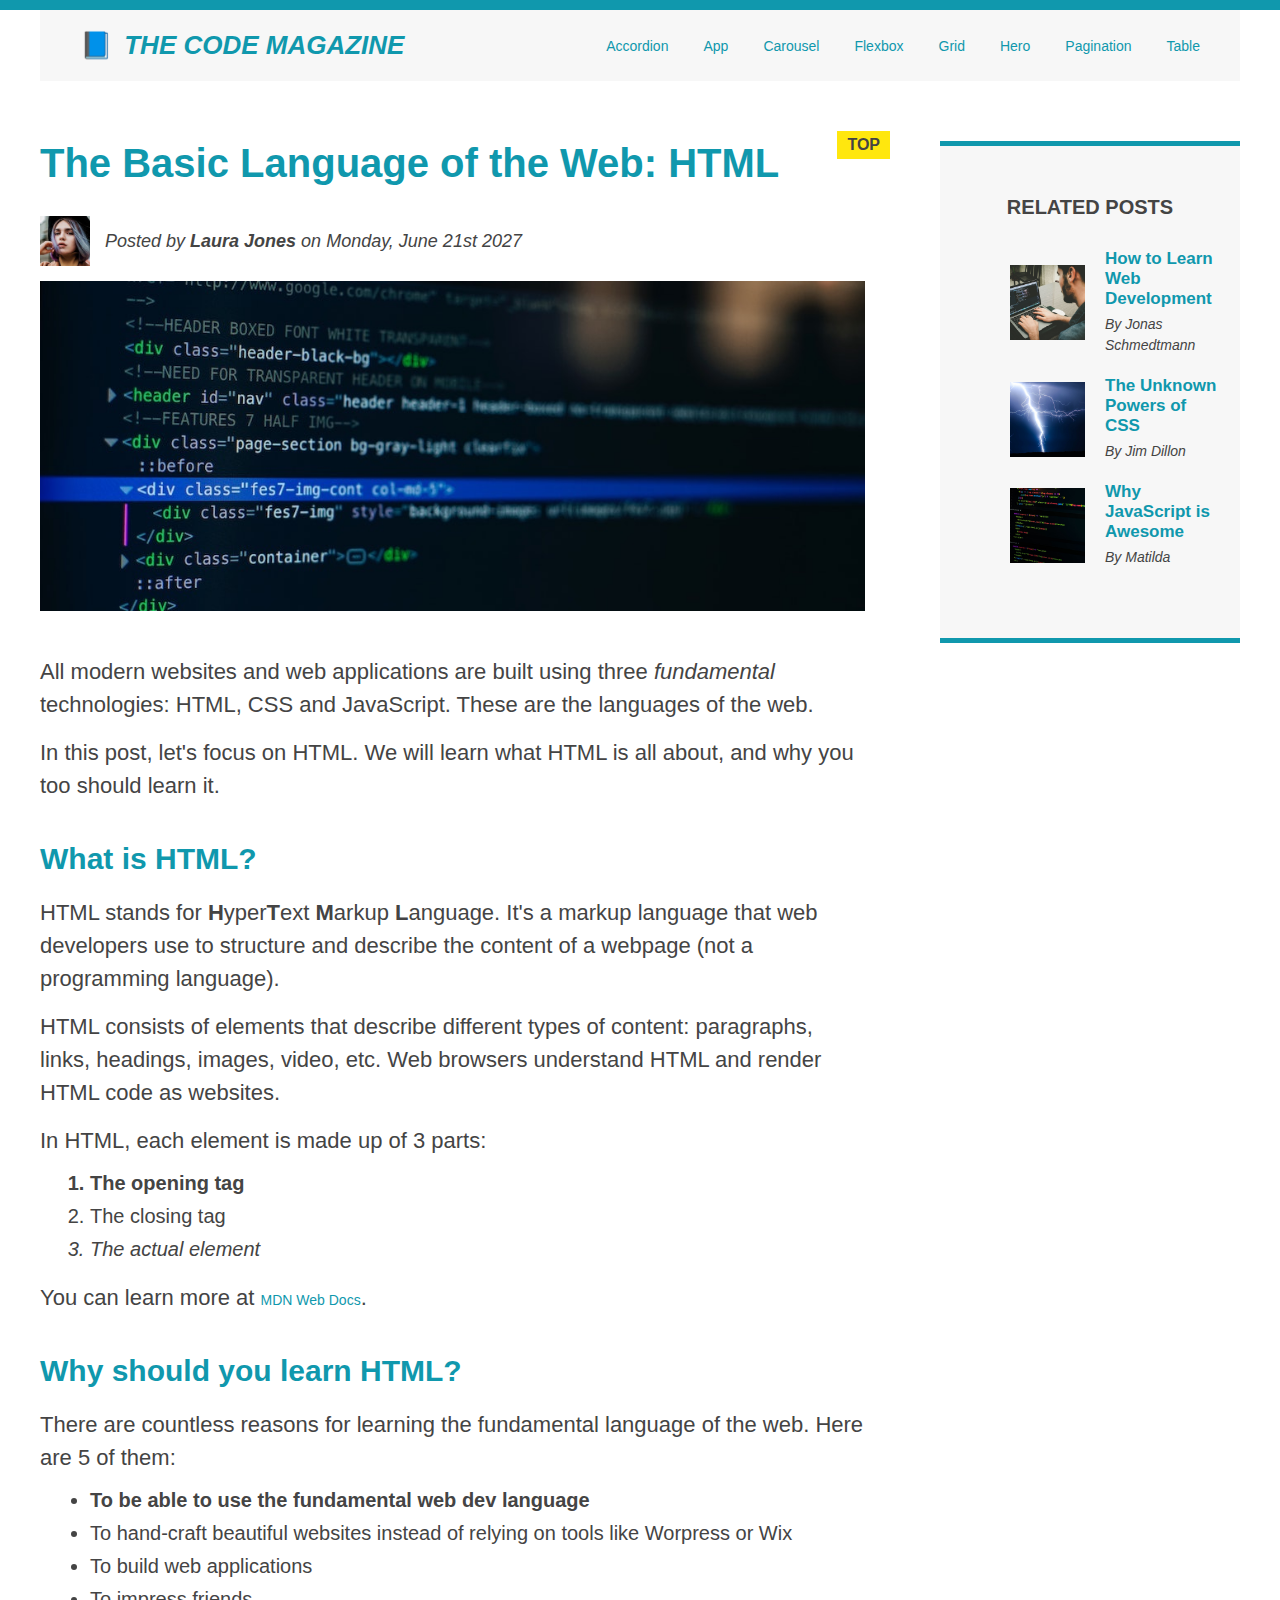
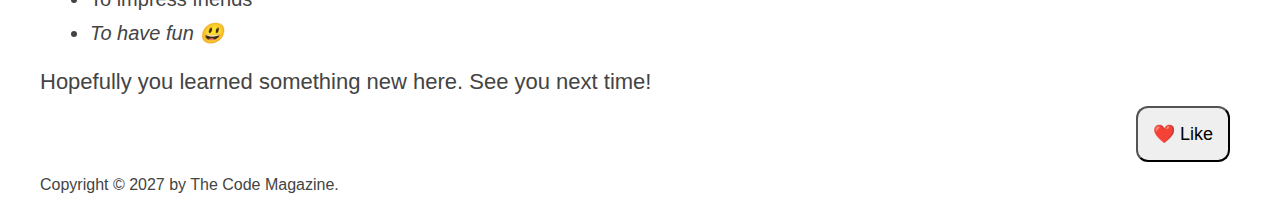
<file: index.html>
<!DOCTYPE html>
<html lang="en">
  <head>
    <meta charset="UTF-8" />
    <link href="styles.css" rel="stylesheet" />

    <title>The Basic Language of the Web: HTML</title>
  </head>

  <body>
    <!--
    <h1>The Basic Language of the Web: HTML</h1>
    <h2>The Basic Language of the Web: HTML</h2>
    <h3>The Basic Language of the Web: HTML</h3>
    <h4>The Basic Language of the Web: HTML</h4>
    <h5>The Basic Language of the Web: HTML</h5>
    <h6>The Basic Language of the Web: HTML</h6>
    -->

    <div class="container">
      <header class="main-header clearfix">
        <h1>📘 The Code Magazine</h1>

        <nav>
          <!-- <strong>This is the navigation</strong> -->
          <a href="accordion.html">Accordion</a>
          <a href="app-layout.html">App</a>
          <a href="carousel.html">Carousel</a>
          <a href="flexbox.html">Flexbox</a>
          <a href="grid.html">Grid</a>
          <a href="hero.html">Hero</a>
          <a href="pagination.html">Pagination</a>
          <a href="table.html">Table</a>
        </nav>
        <!-- <div class="clear"></div> -->
      </header>
      <!-- <div class="row"> -->
      <article>
        <header class="post-header">
          <h2>The Basic Language of the Web: HTML</h2>
          <div class="author-box">
            <img
              class="author-img"
              src="images/avatar/small.jpg"
              alt="Headshot of Laura Jones"
              height="50"
              width="50"
            />

            <p id="author" class="author">
              Posted by <strong>Laura Jones</strong> on Monday, June 21st 2027
            </p>
          </div>

          <img
            src="images/blog/text.jpg"
            alt="HTML code on a screen"
            width="500"
            height="200"
            class="post-img"
          />
          <button>❤️ Like</button>
        </header>

        <p>
          All modern websites and web applications are built using three
          <em>fundamental</em>
          technologies: HTML, CSS and JavaScript. These are the languages of the
          web.
        </p>

        <p>
          In this post, let's focus on HTML. We will learn what HTML is all
          about, and why you too should learn it.
        </p>

        <h3>What is HTML?</h3>
        <p>
          HTML stands for <strong>H</strong>yper<strong>T</strong>ext
          <strong>M</strong>arkup <strong>L</strong>anguage. It's a markup
          language that web developers use to structure and describe the content
          of a webpage (not a programming language).
        </p>
        <p>
          HTML consists of elements that describe different types of content:
          paragraphs, links, headings, images, video, etc. Web browsers
          understand HTML and render HTML code as websites.
        </p>
        <p>In HTML, each element is made up of 3 parts:</p>

        <ol>
          <li class="first-li">The opening tag</li>
          <li>The closing tag</li>
          <li>The actual element</li>
        </ol>

        <p>
          You can learn more at
          <a
            href="https://developer.mozilla.org/en-US/docs/Web/HTML"
            target="_blank"
            >MDN Web Docs</a
          >.
        </p>

        <h3>Why should you learn HTML?</h3>

        <p>
          There are countless reasons for learning the fundamental language of
          the web. Here are 5 of them:
        </p>

        <ul>
          <li class="first-li">
            To be able to use the fundamental web dev language
          </li>
          <li>
            To hand-craft beautiful websites instead of relying on tools like
            Worpress or Wix
          </li>
          <li>To build web applications</li>
          <li>To impress friends</li>
          <li>To have fun 😃</li>
        </ul>

        <p>Hopefully you learned something new here. See you next time!</p>
      </article>

      <aside>
        <h4>Related posts</h4>

        <ul class="related">
          <li class="related-post">
            <img
              src="images/posts/1.jpg"
              alt="Person programming"
              width="75"
              height="75"
            />
            <div>
              <a class="related-link" href="#">How to Learn Web Development</a>
              <p class="related-author">By Jonas Schmedtmann</p>
            </div>
          </li>
          <li class="related-post">
            <img
              src="images/posts/2.jpg"
              alt="Lightning"
              width="75"
              height="75"
            />
            <div>
              <a class="related-link" href="#">The Unknown Powers of CSS</a>
              <p class="related-author">By Jim Dillon</p>
            </div>
          </li>
          <li class="related-post">
            <img
              src="images/posts/3.jpg"
              alt="JavaScript code on a screen"
              width="75"
              height="75"
            />
            <div>
              <a class="related-link" href="#">Why JavaScript is Awesome</a>
              <p class="related-author">By Matilda</p>
            </div>
          </li>
        </ul>
      </aside>
      <!-- </div> -->

      <footer>
        <p id="copyright" class="copyright text">
          Copyright &copy; 2027 by The Code Magazine.
        </p>
      </footer>
    </div>
  </body>
</html>
</file>
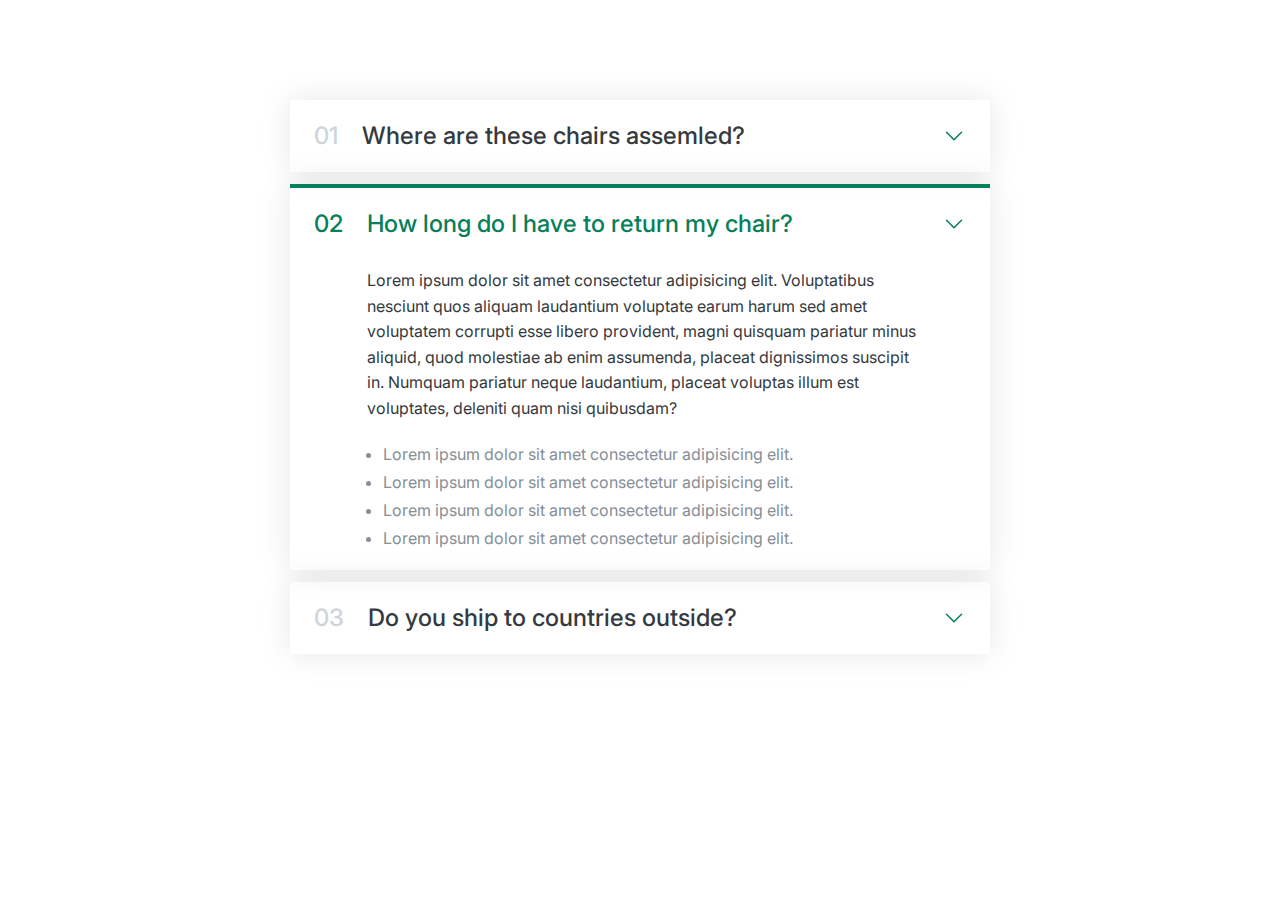
<file: accordion.html>
<!DOCTYPE html>
<html lang="en">
  <head>
    <meta charset="UTF-8" />
    <meta name="viewport" content="width=device-width, initial-scale=1.0" />
    <link rel="preconnect" href="https://fonts.gstatic.com" />
    <link
      href="https://fonts.googleapis.com/css2?family=Inter:wght@400;500;700&display=swap"
      rel="stylesheet"
    />
    <title>Accordion Component</title>
    <style>
      * {
        box-sizing: border-box;
        margin: 0;
        padding: 0;
      }

      body {
        color: #343a40;
        font-family: "Inter", sans-serif;
        line-height: 1;
      }

      .accordion {
        width: 700px;
        margin: 100px auto;
        display: flex;
        flex-direction: column;
        gap: 12px;
      }

      .item {
        box-shadow: 0 0 32px rgba(0, 0, 0, 0.1);
        padding: 24px;
        display: grid;
        grid-template-columns: auto 1fr auto;
        column-gap: 24px;
        row-gap: 32px;
        align-items: center;
      }

      .open {
        border-top: 4px solid #087f5b;
      }

      .open .text,
      .open .number {
        color: #087f5b;
      }

      .open .hidden-box {
        display: block;
      }

      .number,
      .text {
        /* color: #087f5b; */
        font-size: 24px;
        font-weight: 500;
      }

      .number {
        color: #ced4da;
      }

      .icon {
        width: 24px;
        height: 24px;
        stroke: #087f5b;
      }

      .hidden-box {
        grid-column: 2;
        display: none;
      }

      .hidden-box p {
        margin-bottom: 24px;
        line-height: 1.6;
      }

      .hidden-box ul {
        color: #868e96;
        margin-left: 16px;
        display: flex;
        flex-direction: column;
        gap: 12px;
      }
    </style>
  </head>
  <body>
    <div class="accordion">
      <div class="item">
        <p class="number">01</p>
        <p class="text">Where are these chairs assemled?</p>
        <svg
          xmlns="http://www.w3.org/2000/svg"
          fill="none"
          viewBox="0 0 24 24"
          stroke-width="1.5"
          stroke="currentColor"
          class="icon"
        >
          <path
            stroke-linecap="round"
            stroke-linejoin="round"
            d="m19.5 8.25-7.5 7.5-7.5-7.5"
          />
        </svg>
        <div class="hidden-box">
          <p>
            Lorem ipsum dolor sit amet consectetur adipisicing elit.
            Voluptatibus nesciunt quos aliquam laudantium voluptate earum harum
            sed amet voluptatem corrupti esse libero provident, magni quisquam
            pariatur minus aliquid, quod molestiae ab enim assumenda, placeat
            dignissimos suscipit in. Numquam pariatur neque laudantium, placeat
            voluptas illum est voluptates, deleniti quam nisi quibusdam?
          </p>
          <ul>
            <li>Lorem ipsum dolor sit amet consectetur adipisicing elit.</li>
            <li>Lorem ipsum dolor sit amet consectetur adipisicing elit.</li>
            <li>Lorem ipsum dolor sit amet consectetur adipisicing elit.</li>
            <li>Lorem ipsum dolor sit amet consectetur adipisicing elit.</li>
          </ul>
        </div>
      </div>
      <div class="item open">
        <p class="number">02</p>
        <p class="text">How long do I have to return my chair?</p>
        <svg
          xmlns="http://www.w3.org/2000/svg"
          fill="none"
          viewBox="0 0 24 24"
          stroke-width="1.5"
          stroke="currentColor"
          class="icon"
        >
          <path
            stroke-linecap="round"
            stroke-linejoin="round"
            d="m19.5 8.25-7.5 7.5-7.5-7.5"
          />
        </svg>
        <div class="hidden-box">
          <p>
            Lorem ipsum dolor sit amet consectetur adipisicing elit.
            Voluptatibus nesciunt quos aliquam laudantium voluptate earum harum
            sed amet voluptatem corrupti esse libero provident, magni quisquam
            pariatur minus aliquid, quod molestiae ab enim assumenda, placeat
            dignissimos suscipit in. Numquam pariatur neque laudantium, placeat
            voluptas illum est voluptates, deleniti quam nisi quibusdam?
          </p>
          <ul>
            <li>Lorem ipsum dolor sit amet consectetur adipisicing elit.</li>
            <li>Lorem ipsum dolor sit amet consectetur adipisicing elit.</li>
            <li>Lorem ipsum dolor sit amet consectetur adipisicing elit.</li>
            <li>Lorem ipsum dolor sit amet consectetur adipisicing elit.</li>
          </ul>
        </div>
      </div>
      <div class="item">
        <p class="number">03</p>
        <p class="text">Do you ship to countries outside?</p>
        <svg
          xmlns="http://www.w3.org/2000/svg"
          fill="none"
          viewBox="0 0 24 24"
          stroke-width="1.5"
          stroke="currentColor"
          class="icon"
        >
          <path
            stroke-linecap="round"
            stroke-linejoin="round"
            d="m19.5 8.25-7.5 7.5-7.5-7.5"
          />
        </svg>
        <div class="hidden-box">
          <p>
            Lorem ipsum dolor sit amet consectetur adipisicing elit.
            Voluptatibus nesciunt quos aliquam laudantium voluptate earum harum
            sed amet voluptatem corrupti esse libero provident, magni quisquam
            pariatur minus aliquid, quod molestiae ab enim assumenda, placeat
            dignissimos suscipit in. Numquam pariatur neque laudantium, placeat
            voluptas illum est voluptates, deleniti quam nisi quibusdam?
          </p>
          <ul>
            <li>Lorem ipsum dolor sit amet consectetur adipisicing elit.</li>
            <li>Lorem ipsum dolor sit amet consectetur adipisicing elit.</li>
            <li>Lorem ipsum dolor sit amet consectetur adipisicing elit.</li>
            <li>Lorem ipsum dolor sit amet consectetur adipisicing elit.</li>
          </ul>
        </div>
      </div>
    </div>
  </body>
</html>
</file>
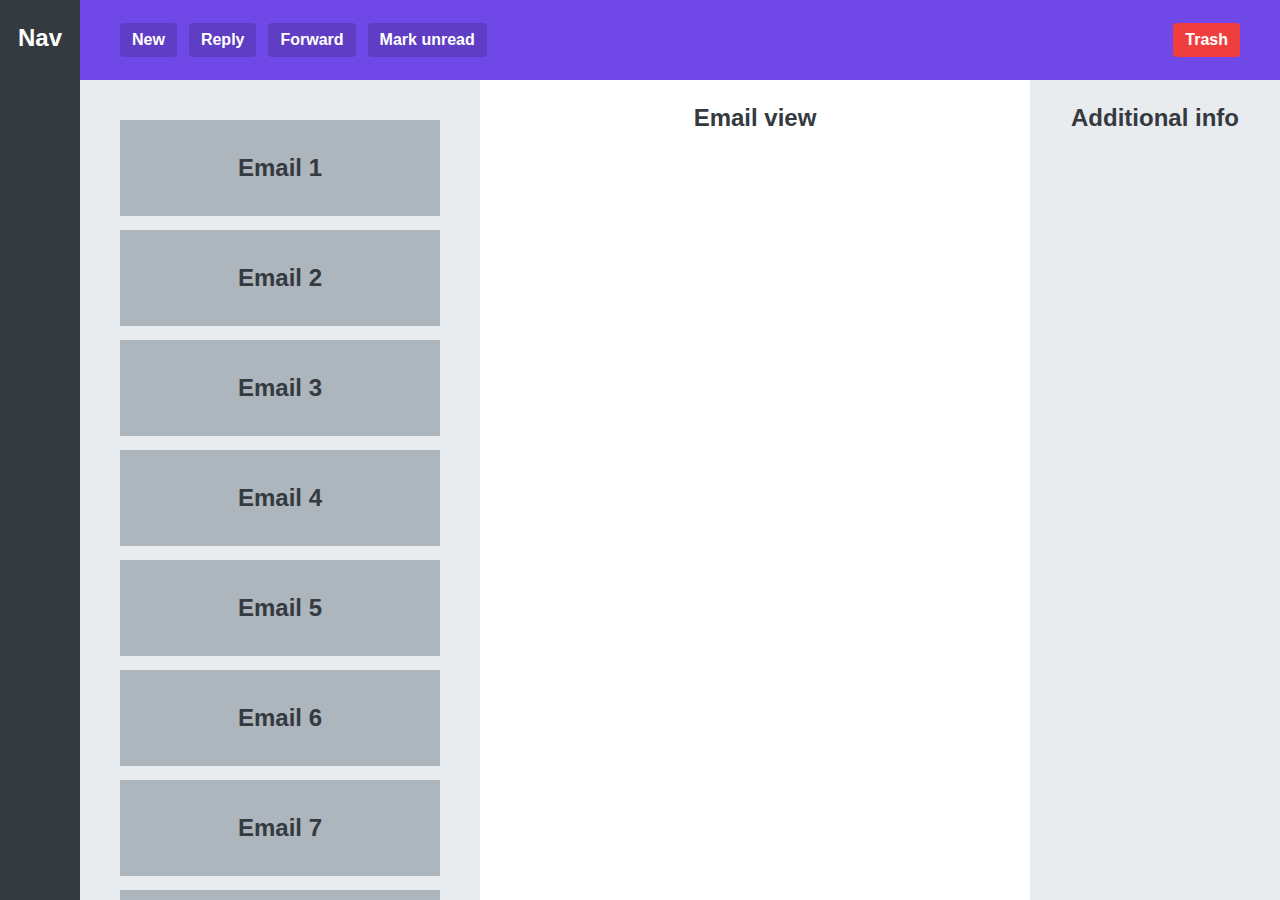
<file: app-layout.html>
<!DOCTYPE html>
<html lang="en">
  <head>
    <meta charset="UTF-8" />
    <meta name="viewport" content="width=device-width, initial-scale=1.0" />
    <title>App Layout</title>
    <style>
      * {
        margin: 0;
        padding: 0;
        box-sizing: border-box;
      }

      body {
        font-family: sans-serif;
        font-size: 24px;
        font-weight: bold;
        height: 100vh;
        color: #343a40;
        display: grid;
        grid-template-columns: 80px 400px 1fr 250px;
        grid-template-rows: 80px 1fr;
        text-align: center;
      }

      nav,
      section,
      main,
      aside {
        padding-top: 24px;
      }

      nav {
        color: #fff;
        background-color: #343a40;
        grid-row: 1 / -1;
      }

      menu {
        align-items: center;
        background-color: #7048e8;
        display: flex;
        gap: 12px;
        grid-column: 2 / -1;
        padding: 0 40px;
      }

      button {
        background-color: #5f3dc4;
        border: none;
        border-radius: 4px;
        color: #fff;
        cursor: pointer;
        display: inline-block;
        font-size: 16px;
        font-weight: bold;
        padding: 8px 12px;
      }

      button:last-child {
        background-color: #f03e3e;
        margin-left: auto;
      }

      section {
        background-color: #e9ecef;
        display: flex;
        flex-direction: column;
        gap: 14px;
        padding: 40px;
        overflow: scroll;
      }

      .email {
        background-color: #adb5bd;
        height: 96px;
        display: flex;
        align-items: center;
        justify-content: center;
        flex-shrink: 0;
      }

      aside {
        background-color: #e9ecef;
      }
    </style>
  </head>
  <body>
    <nav>Nav</nav>
    <menu>
      <button>New</button>
      <button>Reply</button>
      <button>Forward</button>
      <button>Mark unread</button>
      <button>Trash</button>
    </menu>
    <section>
      <div class="email">Email 1</div>
      <div class="email">Email 2</div>
      <div class="email">Email 3</div>
      <div class="email">Email 4</div>
      <div class="email">Email 5</div>
      <div class="email">Email 6</div>
      <div class="email">Email 7</div>
      <div class="email">Email 8</div>
      <div class="email">Email 9</div>
      <div class="email">Email 10</div>
    </section>
    <main>Email view</main>
    <aside>Additional info</aside>
  </body>
</html>
</file>
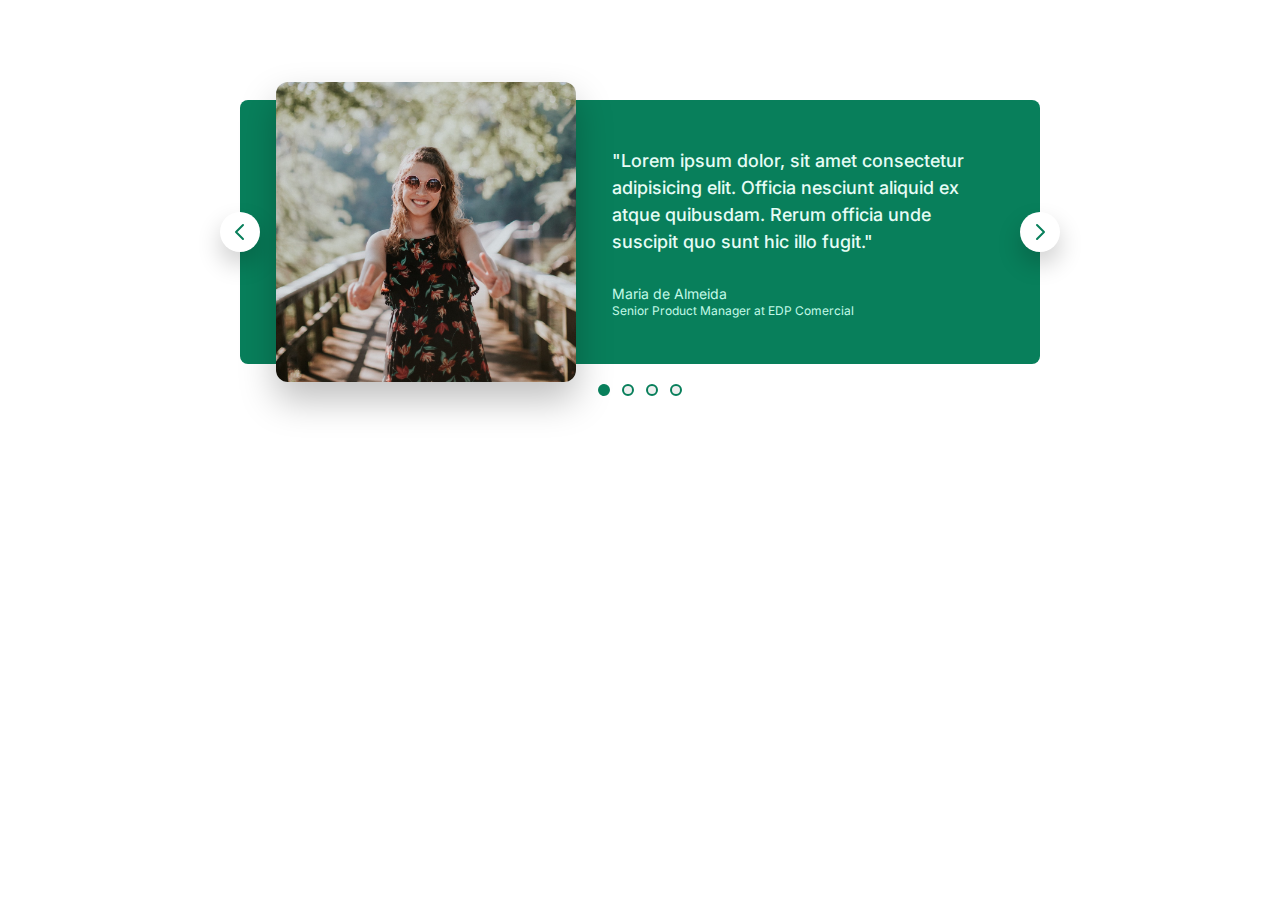
<file: carousel.html>
<!DOCTYPE html>
<html lang="en">
  <head>
    <meta charset="UTF-8" />
    <meta name="viewport" content="width=device-width, initial-scale=1.0" />
    <link rel="preconnect" href="https://fonts.gstatic.com" />
    <link
      href="https://fonts.googleapis.com/css2?family=Inter:wght@400;500;700&display=swap"
      rel="stylesheet"
    />
    <title>Carousel Component</title>
    <style>
      /*
      SPACING SYSTEM (px)
      2 / 4 / 8 / 12 / 16 / 24 / 32 / 48 / 64 / 80 / 96 / 128
      FONT SIZE SYSTEM (px)
      10 / 12 / 14 / 16 / 18 / 20 / 24 / 30 / 36 / 44 / 52 / 62 / 74 / 86 / 98
      */
      /*
      MAIN COLOR: #087f5b
      GREY COLOR: #343a40
      */

      * {
        margin: 0;
        padding: 0;
        box-sizing: border-box;
      }

      body {
        font-family: "Inter", sans-serif;
        color: #343a40;
        line-height: 1;
      }

      .carousel {
        width: 800px;
        margin: 100px auto;
        background-color: #087f5b;
        padding: 32px 48px 32px 86px;
        /* padding-left: 86px; */
        /* padding-right: 48px; */
        border-radius: 8px;
        display: flex;
        align-items: center;
        gap: 86px;
        position: relative;
      }

      img {
        height: 200px;
        border-radius: 8px;
        transform: scale(1.5);
        box-shadow: 0 12px 24px rgba(0, 0, 0, 0.25);
      }

      .testimonial-text {
        font-size: 18px;
        font-weight: 500;
        line-height: 1.5;
        margin-bottom: 32px;
        color: #e6fcf5;
      }

      .testimonial-author {
        font-size: 14px;
        margin-bottom: 4px;
        color: #c3fae8;
      }

      .testimonial-job {
        font-size: 12px;
        color: #c3fae8;
      }

      .btn {
        background-color: #fff;
        border: none;
        height: 40px;
        width: 40px;
        border-radius: 50%;
        position: absolute;
        box-shadow: 0 12px 24px rgba(0, 0, 0, 0.2);
        display: flex;
        align-items: center;
        justify-content: center;
        cursor: pointer;
      }

      .btn--left {
        left: 0;
        top: 50%;
        transform: translate(-50%, -50%);
      }

      .btn--right {
        right: 0;
        top: 50%;
        transform: translate(50%, -50%);
      }

      .btn-icon {
        height: 24px;
        width: 24px;
        stroke: #087f5b;
      }

      .dots {
        position: absolute;
        left: 50%;
        bottom: 0;
        transform: translate(-50%, 32px);
        display: flex;
        gap: 12px;
      }

      .dot {
        width: 12px;
        height: 12px;
        border-radius: 50%;
        border: 2px solid #087f5b;
        cursor: pointer;
      }

      .dot--fill {
        background-color: #087f5b;
      }
    </style>
  </head>
  <body>
    <div class="carousel">
      <img src="images/carousel/1.jpg" alt="Maria de Almeida" />
      <blockquote class="testimonial">
        <p class="testimonial-text">
          "Lorem ipsum dolor, sit amet consectetur adipisicing elit. Officia
          nesciunt aliquid ex atque quibusdam. Rerum officia unde suscipit quo
          sunt hic illo fugit."
        </p>
        <p class="testimonial-author">Maria de Almeida</p>
        <p class="testimonial-job">Senior Product Manager at EDP Comercial</p>
      </blockquote>

      <button class="btn btn--left">
        <svg
          xmlns="http://www.w3.org/2000/svg"
          class="btn-icon"
          fill="none"
          viewBox="0 0 24 24"
          stroke="currentColor"
        >
          <path
            stroke-linecap="round"
            stroke-linejoin="round"
            stroke-width="2"
            d="M15 19l-7-7 7-7"
          />
        </svg>
      </button>
      <button class="btn btn--right">
        <svg
          xmlns="http://www.w3.org/2000/svg"
          class="btn-icon"
          fill="none"
          viewBox="0 0 24 24"
          stroke="currentColor"
        >
          <path
            stroke-linecap="round"
            stroke-linejoin="round"
            stroke-width="2"
            d="M9 5l7 7-7 7"
          />
        </svg>
      </button>
      <div class="dots">
        <button class="dot dot--fill">&nbsp</button>
        <button class="dot">&nbsp</button>
        <button class="dot">&nbsp</button>
        <button class="dot">&nbsp</button>
      </div>
    </div>
  </body>
</html>
</file>
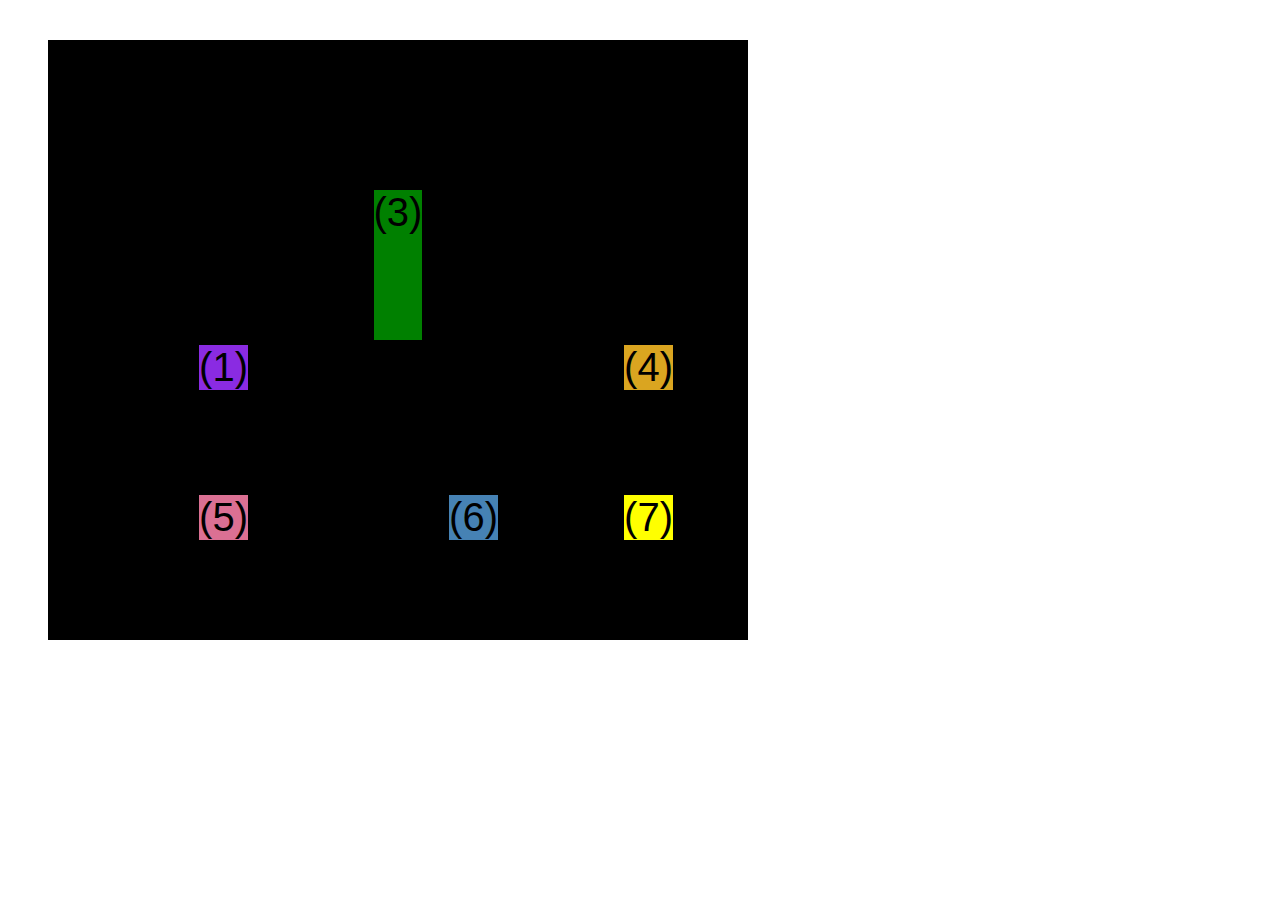
<file: grid.html>
<!DOCTYPE html>
<html lang="en">
  <head>
    <meta charset="UTF-8" />
    <meta http-equiv="X-UA-Compatible" content="IE=edge" />
    <meta name="viewport" content="width=device-width, initial-scale=1.0" />
    <title>CSS Grid</title>
    <style>
      .el--1 {
        background-color: blueviolet;
      }
      .el--2 {
        background-color: orangered;
      }
      .el--3 {
        background-color: green;
        height: 150px;
      }
      .el--4 {
        background-color: goldenrod;
      }
      .el--5 {
        background-color: palevioletred;
      }
      .el--6 {
        background-color: steelblue;
      }
      .el--7 {
        background-color: yellow;
      }
      .el--8 {
        background-color: crimson;
      }
      /*
      .container--1 {
        font-family: sans-serif;
        background-color: #ddd;
        font-size: 30px;
        margin: 40px;
        display: grid;
        /* STARTER */
      /* gap: 30px; */
      /* grid-template-columns: 1fr 1fr 1fr auto; */
      /* grid-template-rows: 300px 200px; */
      /*grid-template-columns: repeat(4, 1fr);
        grid-template-rows: 1fr 1fr;
        column-gap: 20px;
        row-gap: 60px;
        display: none;
      }

      .el--8 {
        grid-column: 2 / 3;
        /* grid-row: 1 / span 3; */
      /*grid-row: 1 / 2;
      }

      .el--2 {
        /* grid-column: 1/4; */
      /* grid-column: 1 / span 3; */
      /* grid-column: 1 / -1; */
      /*grid-column: 1 / -1;
        grid-row: 2;
      }

      .el--6 {
        /* grid-row: 3 / 6;s */

      .container--2 {
        font-family: sans-serif;
        background-color: black;
        font-size: 40px;
        margin: 40px;
        width: 700px;
        height: 600px;
        display: grid;
        grid-template-columns: 125px 200px 125px;
        grid-template-rows: 250px 100px;
        gap: 50px;
        justify-content: center;
        /* justify-content: space-between; */
        align-content: center;
        align-items: end;
        justify-items: end;
      }

      .el--3 {
        align-self: center;
        justify-self: center;
      }
    </style>
  </head>
  <body>
    <!-- <div class="container--1">
      <div class="el el--1">(1) HTML</div>
      <div class="el el--2">(2) and</div>
      <div class="el el--3">(3) CSS</div>
      <div class="el el--4">(4) are</div>
      <div class="el el--5">(5) amazing</div>
      <div class="el el--6">(6) languages</div>
      
      <div class="el el--8">(8) learn</div>
    </div> -->

    <div class="container--2">
      <div class="el el--1">(1)</div>
      <!-- <div class="el el--2">(2)</div> -->
      <div class="el el--3">(3)</div>
      <div class="el el--4">(4)</div>
      <div class="el el--5">(5)</div>
      <div class="el el--6">(6)</div>
      <div class="el el--7">(7)</div>
      <!-- <div class="el el--8">(8)</div> -->
    </div>
  </body>
</html>
</file>
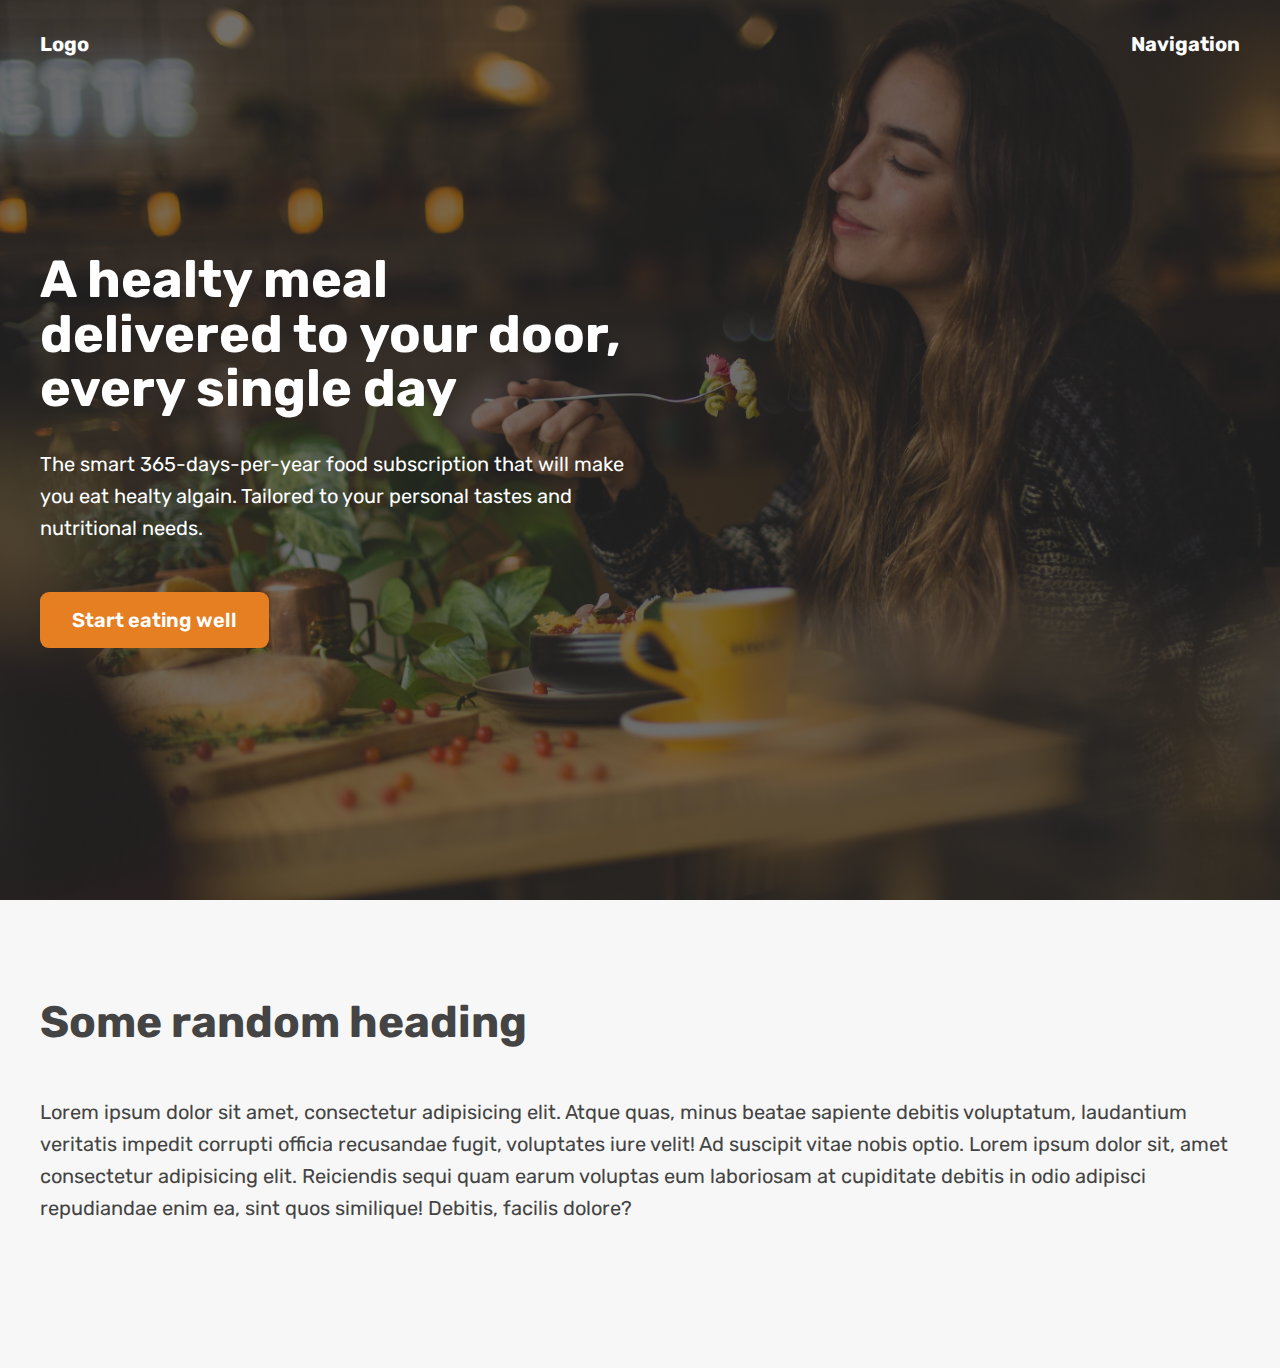
<file: hero.html>
<!DOCTYPE html>
<html lang="en">
  <head>
    <meta charset="UTF-8" />
    <meta name="viewport" content="width=device-width, initial-scale=1.0" />
    <link rel="preconnect" href="https://fonts.gstatic.com" />
    <link
      href="https://fonts.googleapis.com/css2?family=Rubik:wght@400;600;700&display=swap"
      rel="stylesheet"
    />
    <title>Hero Section</title>

    <style>
      * {
        margin: 0;
        padding: 0;
        box-sizing: border-box;
      }

      html {
        font-family: "Rubik", sans-serif;
        color: #444;
      }

      html,
      body {
        overflow: hidden;
      }

      .container {
        margin: 0 auto;
        width: 1200px;
      }

      header {
        /* background-color: orangered; */
        height: 100vh;
        position: relative;

        background-image: linear-gradient(
            rgba(34, 34, 34, 0.6),
            rgba(34, 34, 34, 0.6)
          ),
          url(images/hero/hero.jpg);
        background-size: cover;
        color: #fff;
      }

      nav {
        font-size: 20px;
        font-weight: 700;
        display: flex;
        justify-content: space-between;
        padding-top: 32px;
        /* background-image: linear-gradient(to right, red, blue); */

        /* background-color: green; */
      }

      .header-container {
        width: 1200px;
        position: absolute;

        /* In relation to PARENT size */
        left: 50%;
        top: 50%;

        /* In relation to ELEMENT size */
        transform: translate(-50%, -50%);

        /* background-color: violet; */

        /* text-align: center; */
      }

      .header-container-inner {
        width: 50%;
        /* background-color: blue; */
      }

      h1 {
        font-size: 52px;
        margin-bottom: 32px;
        line-height: 1.05;
      }

      p {
        font-size: 20px;
        line-height: 1.6;
        margin-bottom: 48px;
      }

      .btn:link,
      .btn:visited {
        font-size: 20px;
        font-weight: 600;
        background-color: #e67e22;
        color: #fff;
        text-decoration: none;
        display: inline-block;
        padding: 16px 32px;
        border-radius: 9px;
      }

      h2 {
        font-size: 44px;
        margin-bottom: 48px;
      }

      section {
        padding: 96px 0;
        background-color: #f7f7f7;
      }
    </style>
  </head>

  <body>
    <header>
      <nav class="container">
        <div>Logo</div>

        <div>Navigation</div>
      </nav>

      <div class="header-container">
        <div class="header-container-inner">
          <h1>A healty meal delivered to your door, every single day</h1>
          <p>
            The smart 365-days-per-year food subscription that will make you eat
            healty algain. Tailored to your personal tastes and nutritional
            needs.
          </p>
          <a href="#" class="btn">Start eating well</a>
        </div>
      </div>
    </header>

    <section>
      <div class="container">
        <h2>Some random heading</h2>
        <p>
          Lorem ipsum dolor sit amet, consectetur adipisicing elit. Atque quas,
          minus beatae sapiente debitis voluptatum, laudantium veritatis impedit
          corrupti officia recusandae fugit, voluptates iure velit! Ad suscipit
          vitae nobis optio. Lorem ipsum dolor sit, amet consectetur adipisicing
          elit. Reiciendis sequi quam earum voluptas eum laboriosam at
          cupiditate debitis in odio adipisci repudiandae enim ea, sint quos
          similique! Debitis, facilis dolore?
        </p>
      </div>
    </section>
  </body>
</html>
</file>
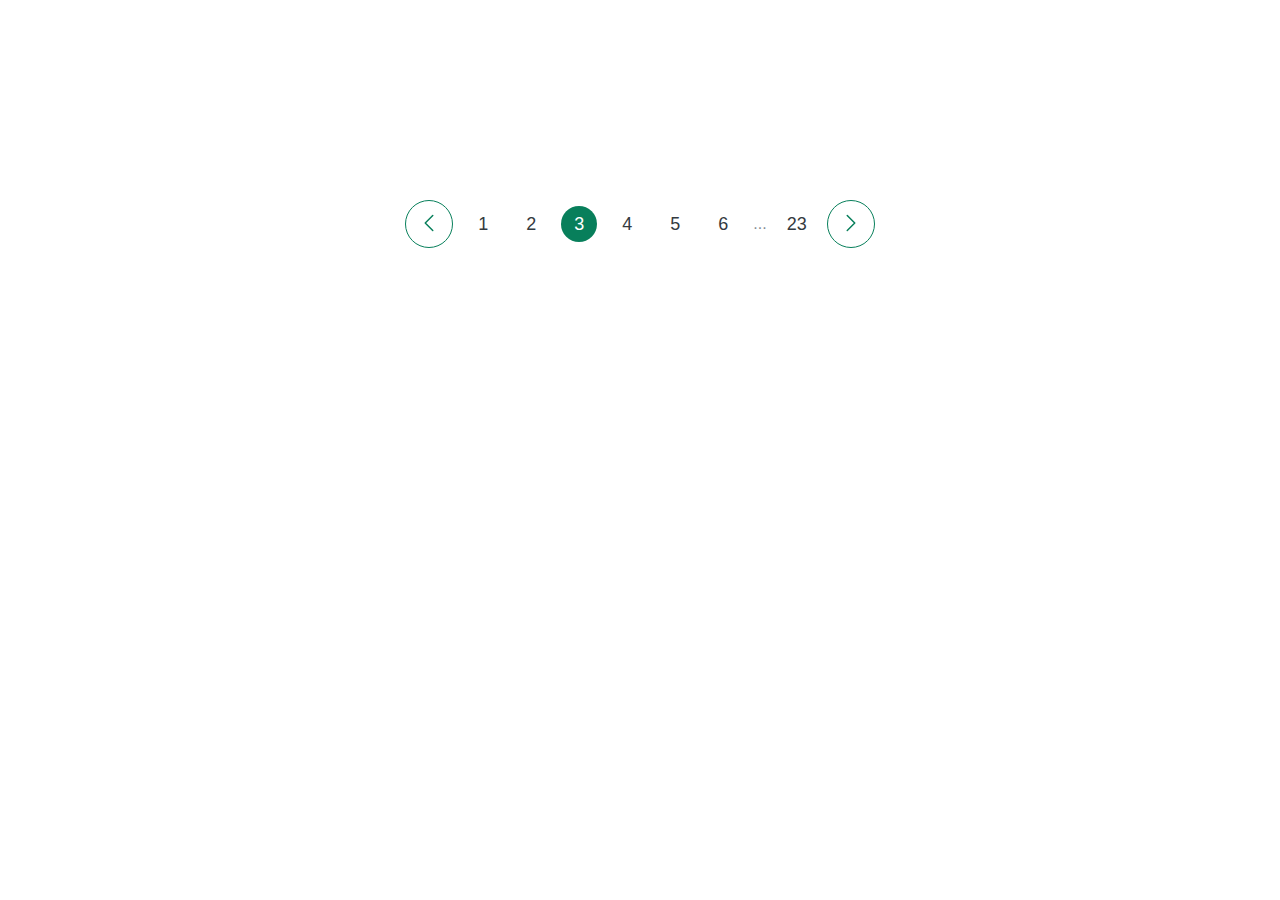
<file: pagination.html>
<!DOCTYPE html>
<html lang="en">
  <head>
    <meta charset="UTF-8" />
    <meta name="viewport" content="width=device-width, initial-scale=1.0" />
    <title>Pagination Component</title>
    <style>
      * {
        padding: 0;
        margin: 0;
        box-sizing: border-box;
      }
      body {
        color: #343a40;
        font-family: "Inter", sans-serif;
        display: flex;
        line-height: 1;
        justify-content: center;
      }

      .pagination {
        display: flex;
        align-items: center;
        gap: 12px;
        margin-top: 200px;
      }

      .btn {
        background: none;
        border: 1px solid #087f5b;
        border-radius: 50%;
        cursor: pointer;
        height: 48px;
        width: 48px;
      }

      .btn:hover {
        background-color: #087f5b;
      }

      .btn:hover .btn-icon {
        stroke: #fff;
      }

      .btn-icon {
        height: 24px;
        width: 24px;
        stroke: #087f5b;
      }

      .page-link:link,
      .page-link:visited {
        border-radius: 50%;
        color: #343a40;
        font-size: 18px;
        display: flex;
        align-items: center;
        justify-content: center;
        height: 36px;
        width: 36px;
        text-decoration: none;
      }

      .page-link:hover,
      .page-link:active,
      .page-link.page-link--current {
        background-color: #087f5b;
        color: #fff;
      }

      .dots {
        color: #868e96;
      }
    </style>
  </head>
  <body>
    <div class="pagination">
      <button class="btn">
        <svg
          xmlns="http://www.w3.org/2000/svg"
          fill="none"
          viewBox="0 0 24 24"
          stroke-width="1.5"
          stroke="currentColor"
          class="btn-icon"
        >
          <path
            stroke-linecap="round"
            stroke-linejoin="round"
            d="M15.75 19.5 8.25 12l7.5-7.5"
          />
        </svg>
      </button>
      <!-- <li class="number">1</li> -->
      <a href="#" class="page-link">1</a>
      <a href="#" class="page-link">2</a>
      <a href="#" class="page-link page-link--current">3</a>
      <a href="#" class="page-link">4</a>
      <a href="#" class="page-link">5</a>
      <a href="#" class="page-link">6</a>
      <span class="dots">...</span>
      <a href="#" class="page-link">23</a>
      <button class="btn">
        <svg
          xmlns="http://www.w3.org/2000/svg"
          fill="none"
          viewBox="0 0 24 24"
          stroke-width="1.5"
          stroke="currentColor"
          class="btn-icon"
        >
          <path
            stroke-linecap="round"
            stroke-linejoin="round"
            d="m8.25 4.5 7.5 7.5-7.5 7.5"
          />
        </svg>
      </button>
    </div>
  </body>
</html>
</file>
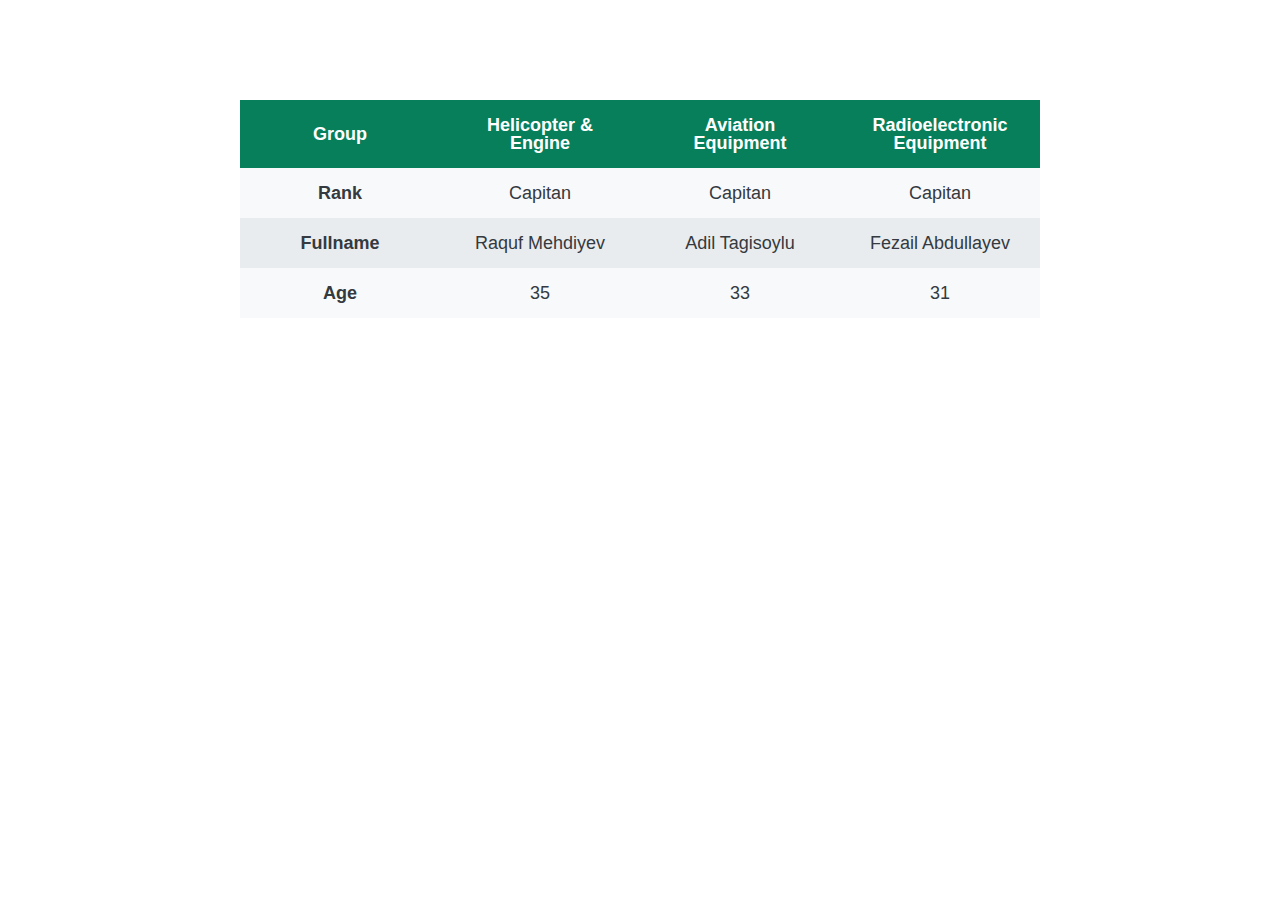
<file: table.html>
<!DOCTYPE html>
<html lang="en">
  <head>
    <meta charset="UTF-8" />
    <meta name="viewport" content="width=device-width, initial-scale=1.0" />
    <title>Table Component</title>
    <style>
      * {
        margin: 0;
        padding: 0;
        box-sizing: border-box;
      }

      body {
        font-family: "Inter", sans-serif;
        color: #343a40;
        line-height: 1;
        display: flex;
        justify-content: center;
      }

      table {
        width: 800px;
        margin-top: 100px;
        font-size: 18px;
        /* border: 1px solid #343a40; */
        border-collapse: collapse;
      }

      thead th {
        background-color: #087f5b;
        color: #fff;
        width: 25%;
      }

      th,
      td {
        /* border: 1px solid #343a40; */
        padding: 16px 24px;
        text-align: center;
      }

      tbody tr:nth-child(odd) {
        background-color: #f8f9fa;
      }

      tbody tr:nth-child(even) {
        background-color: #e9ecef;
      }
    </style>
  </head>
  <body>
    <table>
      <thead>
        <tr>
          <th>Group</th>
          <th>Helicopter & Engine</th>
          <th>Aviation Equipment</th>
          <th>Radioelectronic Equipment</th>
        </tr>
      </thead>
      <tbody>
        <tr>
          <th>Rank</th>
          <td>Capitan</td>
          <td>Capitan</td>
          <td>Capitan</td>
        </tr>
        <tr>
          <th>Fullname</th>
          <td>Raquf Mehdiyev</td>
          <td>Adil Tagisoylu</td>
          <td>Fezail Abdullayev</td>
        </tr>
        <tr>
          <th>Age</th>
          <td>35</td>
          <td>33</td>
          <td>31</td>
        </tr>
      </tbody>
    </table>
  </body>
</html>
</file>
<file: styles.css>
* {
  /* border-top: 10px solid #1098ad; */
  box-sizing: border-box;
  margin: 0;
  padding: 0;
}

/* PAGE SECTIONS */
body {
  border-top: 10px solid #1098ad;
  color: #444;
  font-family: sans-serif;
  position: relative;
}

.container {
  margin: 0 auto;
  width: 1200px;
  /* margin-left: auto;
  margin-right: auto; */
}

.main-header {
  background-color: #f7f7f7;
  padding: 20px 40px;
  /* margin-bottom: 60px; */
  /* padding: 20px;
  padding-left: 40px;
  padding-right: 40px; */

  /* height: 80px; */
}

nav {
  font-size: 18px;
  /* text-align: center; */
}

article {
  /* margin-bottom: 60px; */
}

.post-header {
  margin-bottom: 40px;
  /* position: relative; */
}

aside {
  background-color: #f7f7f7;
  border-top: 5px solid #1098ad;
  border-bottom: 5px solid #1098ad;
  padding: 50px 20px;
}

/* SMALLER ELEMENTS */
h1,
h2,
h3 {
  color: #1098ad;
}

h1 {
  font-size: 26px;
  font-style: italic;
  text-transform: uppercase;
}

h2 {
  margin-bottom: 30px;
  font-size: 40px;
}

h3 {
  font-size: 30px;
  margin-bottom: 20px;
  margin-top: 40px;
}

h4 {
  font-size: 20px;
  margin-bottom: 30px;
  text-align: center;
  text-transform: uppercase;
}

p {
  font-size: 22px;
  line-height: 1.5;
  margin-bottom: 15px;
}

ul,
ol {
  margin-bottom: 20px;
  margin-left: 50px;
}

li {
  font-size: 20px;
  margin-bottom: 10px;
  /* display: inline; */
}

li:last-child {
  margin-bottom: 0;
}

/* footer p {
  font-size: 16px;
} */

/* article header p {
  font-style: italic;
} */

#author {
  font-size: 18px;
  font-style: italic;
}

#copyright {
  font-size: 16px;
}

.related-author {
  font-size: 14px;
  font-weight: bold;
}

/* ul {
  list-style: none;
} */

.related {
  list-style: none;
  margin-right: 0px;
}

/* .first-li {
  font-weight: bold;
} */

li:first-child {
  font-weight: bold;
}

li:last-child {
  font-style: italic;
}

/* Misconception: this won't work! */
article p:first-child {
  color: red;
}

/* Styling links */
a:link {
  color: #1098ad;
  text-decoration: none;
  font-size: 14px;
}

a:visited {
  /* color: #777; */
  color: #1098ad;
}

a:hover {
  color: orangered;
  font-weight: bold;
  text-decoration: underline orangered;
}

a:active {
  background-color: black;
  font-style: italic;
}
/* LVHA */

.post-img {
  height: auto;
  width: 100%;
}

nav a:link {
  display: inline-block;
  margin-right: 30px;
}

nav a:link:last-child {
  margin-right: 0;
}

button {
  border-radius: 12px;
  bottom: 50px;
  cursor: pointer;
  font-size: 18px;
  padding: 15px;
  position: absolute;
  right: 50px;
  /* top: 50px;
  left: 50px; */
}

h1::first-letter {
  font-style: normal;
  margin-right: 5px;
}

h2 {
  /* background-color: orange; */
  position: relative;
}

h2::before {
  background-color: #ffe70e;
  color: #444;
  content: "TOP";
  font-size: 16px;
  font-weight: bold;
  display: inline-block;
  padding: 5px 10px;
  position: absolute;
  right: -25px;
  top: -10px;
}

/* Resolving conflicts */
/* #copyright {
  color: red;
}

.copyright {
  color: blue;
}

.text {
  color: yellow;
}

footer p {
  color: green !important;
} */

/* nav a:link,
nav p {
  font-size: 18px;
} */
/*
.author {
  float: left;
  margin: 10px 0px 0px 20px;
}

.author-img {
  float: left;
  margin-bottom: 20px;
}

h1 {
  float: left;
}

nav {
  float: right;
}

/* .clear {
  clear: both;
} */
/*
.clearfix::after {
  content: "";
  clear: both;
  display: block;
}

article {
  float: left;
  width: 825px;
}

aside {
  float: right;
  width: 300px;
}

footer {
  clear: both;
}
*/

.main-header {
  display: flex;
  align-items: center;
  justify-content: space-between;
}

.author-box {
  display: flex;
  align-items: center;
  margin-bottom: 15px;
}

.author {
  margin-bottom: 0px;
  margin-left: 15px;
}

.related-author {
  margin-bottom: 0px;
  font-size: 14px;
  font-weight: normal;
  font-style: italic;
}

.related-post {
  display: flex;
  align-items: center;
  gap: 20px;
  margin-bottom: 20px;
}

.related-link:link {
  font-size: 17px;
  font-weight: bold;
  font-style: normal;
  margin-bottom: 5px;
  display: block;
}

/* .row {
  display: flex;
  align-items: flex-start;
  gap: 75px;
  margin-bottom: 60px;
}

article {
  flex: 1;
  margin-bottom: 0;
}

aside {
  flex: 0 0 300px;
} */

.container {
  display: grid;
  align-items: start;
  grid-template-columns: 1fr 300px;
  column-gap: 75px;
  row-gap: 60px;
}

.main-header {
  /* grid-column: 1 / span 2; */
  grid-column: 1 / -1;
}

article {
}

aside {
}

footer {
  grid-column: 1 / -1;
}
</file>
